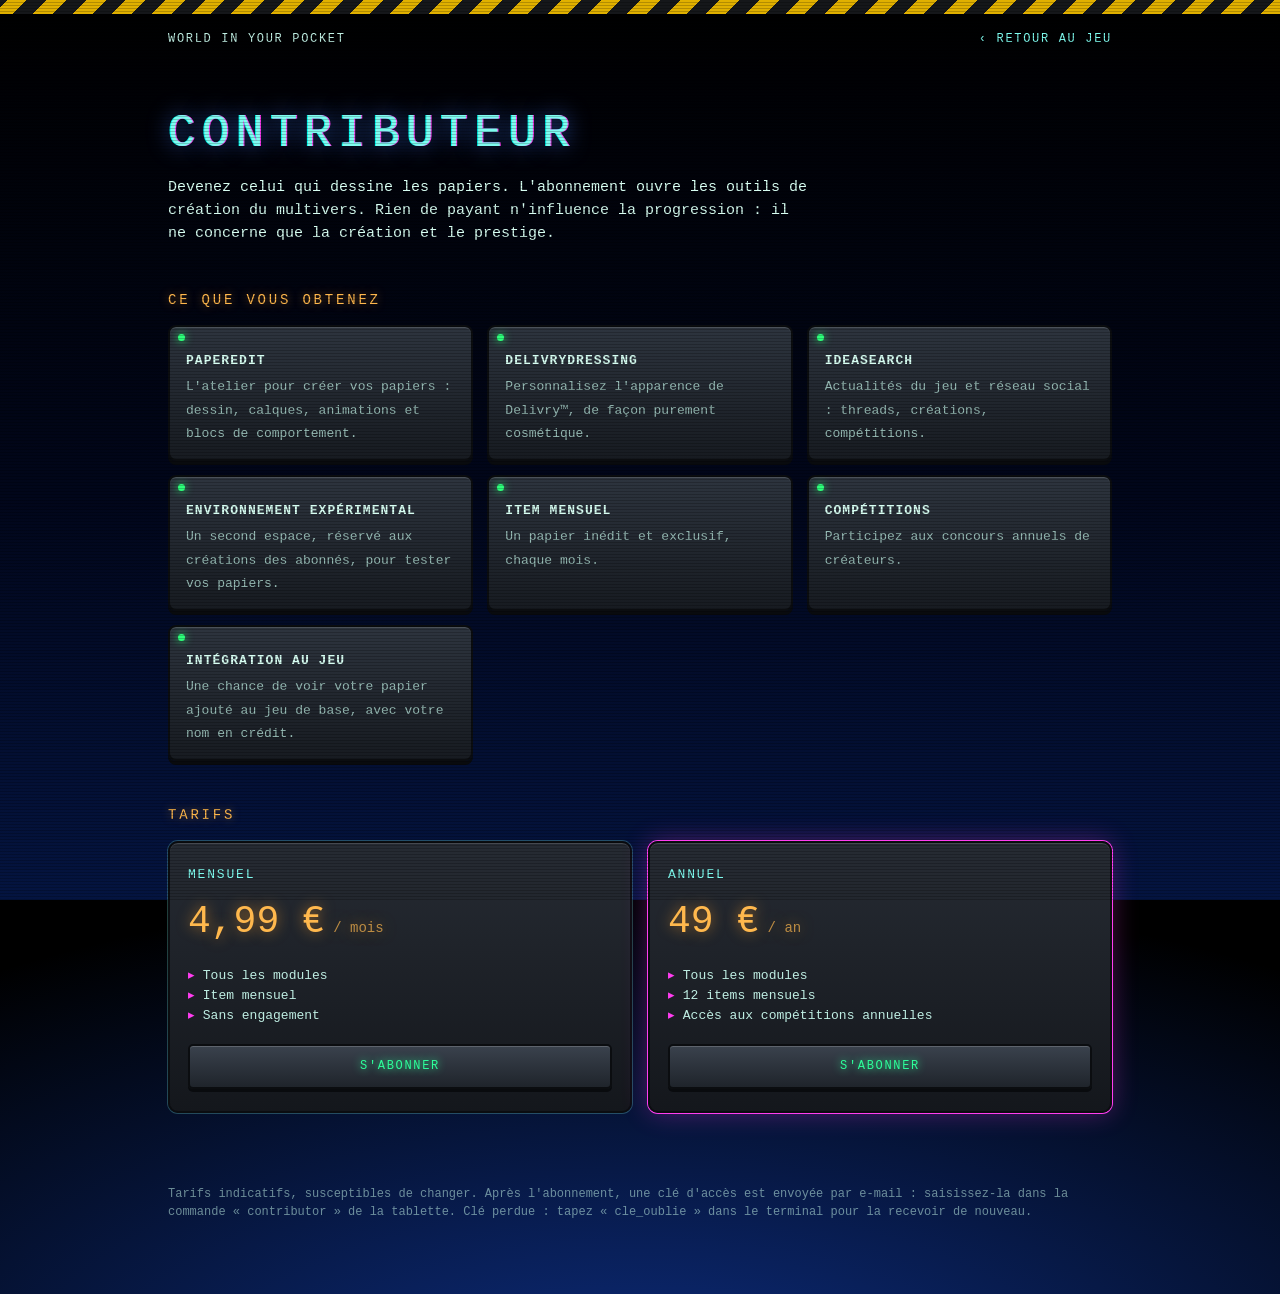
<file: offer.html>
<!DOCTYPE html>
<html lang="fr">
<head>
<meta charset="utf-8">
<meta name="viewport" content="width=device-width,initial-scale=1">
<title>Contributeur · World In Your Pocket</title>
<link rel="stylesheet" href="css/offer.css">
</head>
<body>
<div class="top"></div>
<div class="wrap">
  <div class="nav"><span>World In Your Pocket</span><a href="index.html">‹ retour au jeu</a></div>

  <h1>Contributeur</h1>
  <p class="lead">Devenez celui qui dessine les papiers. L'abonnement ouvre les outils de création du multivers. Rien de payant n'influence la progression : il ne concerne que la création et le prestige.</p>

  <h2>Ce que vous obtenez</h2>
  <div class="grid">
    <div class="card"><b>PaperEdit</b><span>L'atelier pour créer vos papiers : dessin, calques, animations et blocs de comportement.</span></div>
    <div class="card"><b>DelivryDressing</b><span>Personnalisez l'apparence de Delivry™, de façon purement cosmétique.</span></div>
    <div class="card"><b>IdeaSearch</b><span>Actualités du jeu et réseau social : threads, créations, compétitions.</span></div>
    <div class="card"><b>Environnement expérimental</b><span>Un second espace, réservé aux créations des abonnés, pour tester vos papiers.</span></div>
    <div class="card"><b>Item mensuel</b><span>Un papier inédit et exclusif, chaque mois.</span></div>
    <div class="card"><b>Compétitions</b><span>Participez aux concours annuels de créateurs.</span></div>
    <div class="card"><b>Intégration au jeu</b><span>Une chance de voir votre papier ajouté au jeu de base, avec votre nom en crédit.</span></div>
  </div>

  <h2>Tarifs</h2>
  <div class="plans">
    <div class="plan">
      <h3>Mensuel</h3>
      <div class="price">4,99 €<small> / mois</small></div>
      <ul><li>Tous les modules</li><li>Item mensuel</li><li>Sans engagement</li></ul>
      <button data-p="mensuel">S'abonner</button>
    </div>
    <div class="plan best">
      <h3>Annuel</h3>
      <div class="price">49 €<small> / an</small></div>
      <ul><li>Tous les modules</li><li>12 items mensuels</li><li>Accès aux compétitions annuelles</li></ul>
      <button data-p="annuel">S'abonner</button>
    </div>
  </div>
  <div class="note" id="note"></div>

  <p class="fine">Tarifs indicatifs, susceptibles de changer. Après l'abonnement, une clé d'accès est envoyée par e-mail : saisissez-la dans la commande « contributor » de la tablette. Clé perdue : tapez « cle_oublie » dans le terminal pour la recevoir de nouveau.</p>
</div>
<script src="js/offer.js"></script>
</body>
</html>
</file>
<file: css/offer.css>
*{box-sizing:border-box}
html,body{margin:0;min-height:100%;background:#000;color:#bfeee3;
  font:15px/1.55 ui-monospace,"Cascadia Mono",Consolas,"Courier New",monospace}
body{background:radial-gradient(ellipse 130% 60% at 50% 110%,rgba(22,78,220,.6),transparent 70%),linear-gradient(#000,#01061a 55%,#041440) fixed}
body::after{content:"";position:fixed;inset:0;pointer-events:none;background:repeating-linear-gradient(0deg,rgba(0,0,0,.2) 0 1px,transparent 1px 3px)}
a{color:inherit}
.wrap{max-width:980px;margin:0 auto;padding:0 18px 60px}
.top{height:14px;background:repeating-linear-gradient(-45deg,#e0b000 0 14px,#15171a 14px 28px)}
.nav{display:flex;justify-content:space-between;align-items:center;padding:16px 0;letter-spacing:.14em;font-size:12px;text-transform:uppercase}
.nav a{color:#7ffcf0;text-decoration:none}.nav a:hover{color:#ff3df0}
h1{font-weight:400;font-size:clamp(26px,6vw,46px);letter-spacing:.14em;text-transform:uppercase;margin:34px 0 6px;color:#7ffcf0;
  text-shadow:1px 0 #ff3df0,-1px 0 #00fff0,0 0 22px rgba(70,130,255,.8)}
.lead{max-width:640px;color:#d8fff3;margin:0 0 30px}
h2{font-weight:400;font-size:14px;letter-spacing:.2em;text-transform:uppercase;color:#ffb84d;margin:44px 0 14px;
  text-shadow:0 0 8px rgba(255,160,40,.5)}
.grid{display:grid;grid-template-columns:repeat(auto-fit,minmax(250px,1fr));gap:14px}
.card{position:relative;padding:18px 16px 14px;border:2px solid #0b0d10;border-radius:8px;background:linear-gradient(#2d343e,#171b21);
  box-shadow:inset 0 1px 0 rgba(255,255,255,.14),0 4px 0 #090b0e}
.card b{display:block;color:#d8fff3;letter-spacing:.08em;text-transform:uppercase;font-size:13px;margin-bottom:4px}
.card span{opacity:.75;font-size:13px}
.card::before{content:"";position:absolute;left:8px;top:7px;width:7px;height:7px;border-radius:50%;background:#2dff7a;box-shadow:0 0 8px #2dff7a}
.card b{margin-top:6px}
.plans{display:grid;grid-template-columns:repeat(auto-fit,minmax(260px,1fr));gap:16px}
.plan{padding:22px 18px;border:2px solid #0b0d10;border-radius:10px;background:linear-gradient(#262b33,#14171c);
  box-shadow:inset 0 1px 0 rgba(255,255,255,.14),0 0 0 1px rgba(127,252,240,.25)}
.plan.best{box-shadow:inset 0 1px 0 rgba(255,255,255,.14),0 0 0 1px #ff3df0,0 0 26px rgba(255,61,240,.3)}
.plan h3{margin:0;font-weight:400;letter-spacing:.14em;text-transform:uppercase;font-size:13px;color:#7ffcf0}
.price{font-size:38px;color:#ffb84d;text-shadow:0 0 14px rgba(255,160,40,.6);margin:8px 0 2px}
.price small{font-size:14px;opacity:.7}
.plan ul{padding:0;margin:14px 0 18px;list-style:none;font-size:13px}
.plan li::before{content:"▸ ";color:#ff3df0}
button{all:unset;box-sizing:border-box;display:block;width:100%;cursor:pointer;text-align:center;padding:11px;letter-spacing:.14em;
  text-transform:uppercase;font-size:12px;color:#2dff9a;text-shadow:0 0 8px #2dff9a;border:2px solid #0b0d10;border-radius:5px;
  background:linear-gradient(#3a424d,#1f242b);box-shadow:inset 0 1px 0 rgba(255,255,255,.18),0 3px 0 #090b0e}
button:hover{border-color:#ff3df0;box-shadow:inset 0 1px 0 rgba(255,255,255,.18),0 3px 0 #090b0e,0 0 14px rgba(255,61,240,.6)}
.note{margin-top:14px;font-size:12px;opacity:.6;text-align:center;min-height:1.5em}
.fine{margin-top:40px;font-size:12px;opacity:.55}
</file>
